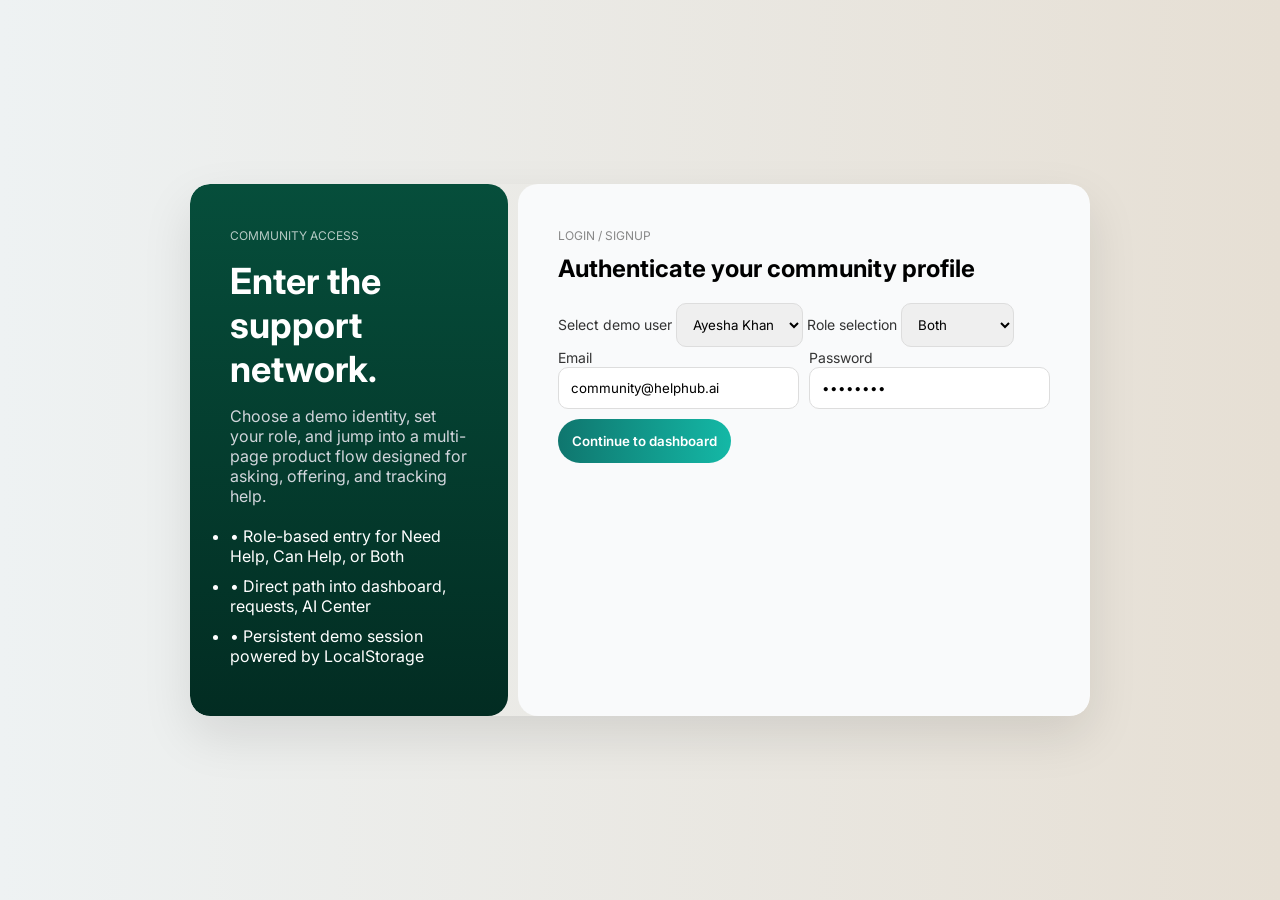
<file: auth/auth.html>
<!DOCTYPE html>
<html lang="en">
<head>
<meta charset="UTF-8">
<meta name="viewport" content="width=device-width, initial-scale=1.0">
<title>Auth - Helplytics</title>

<link rel="stylesheet" href="auth.css">
<link href="https://fonts.googleapis.com/css2?family=Inter:wght@300;400;600;700&display=swap" rel="stylesheet">
</head>

<body>

    <form id="loginForm">
<div class="container">

  <!-- LEFT PANEL -->
  <div class="left">
    <span class="tag">COMMUNITY ACCESS</span>

    <h1>Enter the support network.</h1>

    <p>
      Choose a demo identity, set your role, and jump into a multi-page
      product flow designed for asking, offering, and tracking help.
    </p>

    <ul>
      <li>• Role-based entry for Need Help, Can Help, or Both</li>
      <li>• Direct path into dashboard, requests, AI Center</li>
      <li>• Persistent demo session powered by LocalStorage</li>
    </ul>
  </div>

  <!-- RIGHT PANEL -->
  <div class="right">

    <span class="small">LOGIN / SIGNUP</span>
    <h2>Authenticate your community profile</h2>

    <form id="loginForm">

      <label>Select demo user</label>
      <select id="user">
        <option>Ayesha Khan</option>
        <option>Ali Raza</option>
      </select>

      <label>Role selection</label>
      <select id="role">
        <option>Both</option>
        <option>Need Help</option>
        <option>Can Help</option>
      </select>

      <div class="row">
        <div>
          <label>Email</label>
          <input type="email" id="email" value="community@helphub.ai">
        </div>

        <div>
          <label>Password</label>
          <input type="password" id="password" value="12345678">
        </div>
      </div>

      <button type="submit">Continue to dashboard</button>

    </form>

  </div>

</div>
</form>

<script src="auth.js"></script>
</body>
</html>
</file>
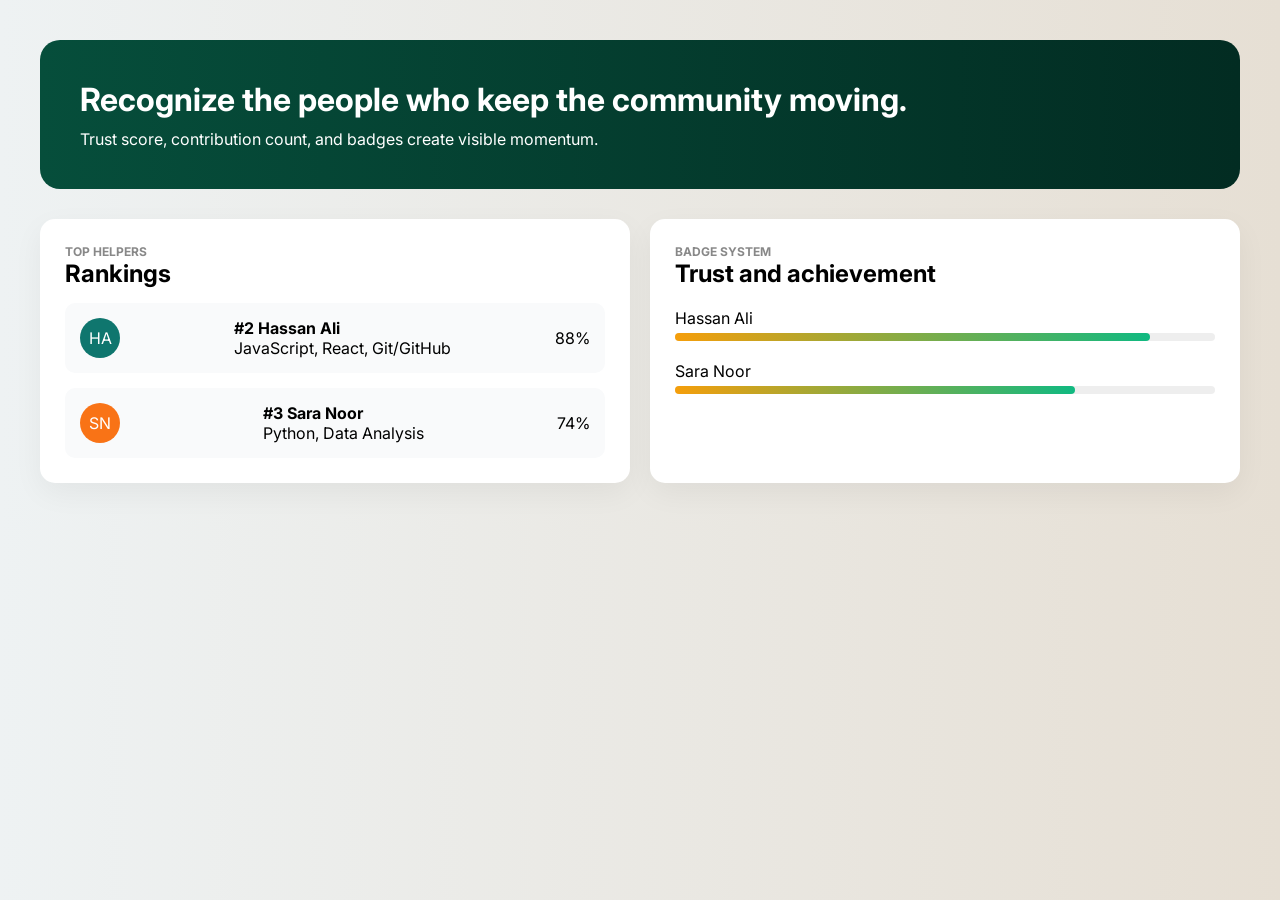
<file: auth/leader/leaderboard.html>
<!DOCTYPE html>
<html lang="en">
<head>
<meta charset="UTF-8">
<meta name="viewport" content="width=device-width, initial-scale=1.0">
<title>Leaderboard</title>

<link rel="stylesheet" href="leaderboard.css">
<link href="https://fonts.googleapis.com/css2?family=Inter:wght@300;400;600;700&display=swap" rel="stylesheet">
</head>

<body>

<!-- HERO -->
<section class="hero">
  <h1>Recognize the people who keep the community moving.</h1>
  <p>Trust score, contribution count, and badges create visible momentum.</p>
</section>

<!-- MAIN -->
<div class="container">

  <!-- LEFT: RANKINGS -->
  <div class="card">
    <h3 class="small">TOP HELPERS</h3>
    <h2>Rankings</h2>

    <div class="user-card">
      <div class="avatar">HA</div>
      <div>
        <h4>#2 Hassan Ali</h4>
        <p>JavaScript, React, Git/GitHub</p>
      </div>
      <span>88%</span>
    </div>

    <div class="user-card">
      <div class="avatar orange">SN</div>
      <div>
        <h4>#3 Sara Noor</h4>
        <p>Python, Data Analysis</p>
      </div>
      <span>74%</span>
    </div>

  </div>

  <!-- RIGHT: TRUST -->
  <div class="card">
    <h3 class="small">BADGE SYSTEM</h3>
    <h2>Trust and achievement</h2>

    <div class="progress-box">
      <p>Hassan Ali</p>
      <div class="bar">
        <div class="fill" style="width: 88%"></div>
      </div>
    </div>

    <div class="progress-box">
      <p>Sara Noor</p>
      <div class="bar">
        <div class="fill" style="width: 74%"></div>
      </div>
    </div>

  </div>

</div>

<script src="leaderboard.js"></script>
</body>
</html>
</file>
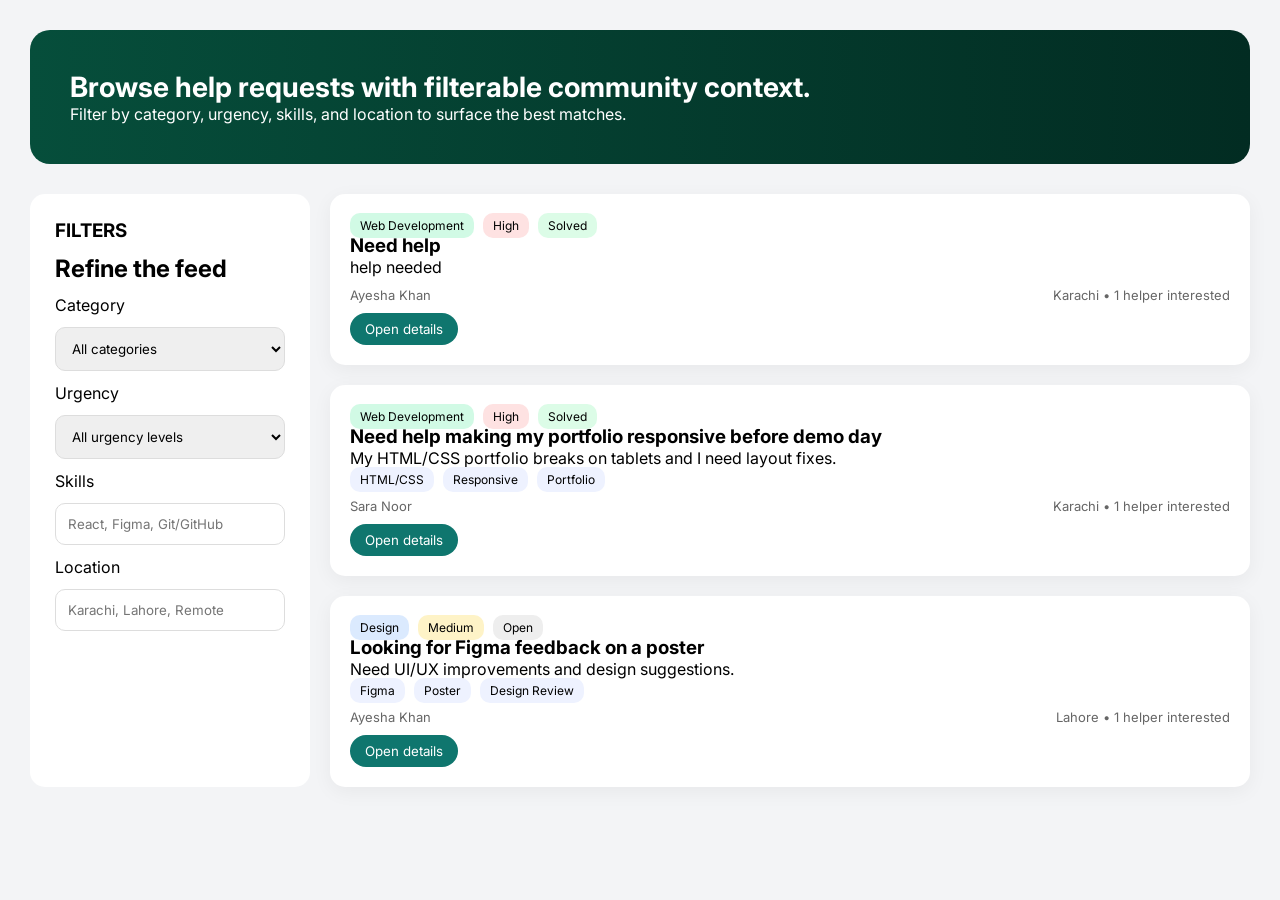
<file: auth/leader/explore/explore.html>
<!DOCTYPE html>
<html lang="en">
<head>
<meta charset="UTF-8">
<meta name="viewport" content="width=device-width, initial-scale=1.0">
<title>Explore</title>

<link rel="stylesheet" href="explore.css">
<link href="https://fonts.googleapis.com/css2?family=Inter:wght@400;600;700&display=swap" rel="stylesheet">
</head>

<body>

<!-- HERO -->
<section class="hero">
  <h1>Browse help requests with filterable community context.</h1>
  <p>Filter by category, urgency, skills, and location to surface the best matches.</p>
</section>

<!-- MAIN -->
<div class="container">

  <!-- FILTERS -->
  <div class="filters">
    <h3>FILTERS</h3>
    <h2>Refine the feed</h2>

    <label>Category</label>
    <select>
      <option>All categories</option>
    </select>

    <label>Urgency</label>
    <select>
      <option>All urgency levels</option>
    </select>

    <label>Skills</label>
    <input type="text" placeholder="React, Figma, Git/GitHub">

    <label>Location</label>
    <input type="text" placeholder="Karachi, Lahore, Remote">
  </div>

  <!-- FEED -->
  <div class="feed">

    <!-- CARD -->
    <div class="card">
      <div class="tags">
        <span class="green">Web Development</span>
        <span class="red">High</span>
        <span class="light">Solved</span>
      </div>

      <h3>Need help</h3>
      <p>help needed</p>

      <div class="meta">
        <span>Ayesha Khan</span>
        <span>Karachi • 1 helper interested</span>
      </div>

      <button>Open details</button>
    </div>

    <!-- CARD -->
    <div class="card">
      <div class="tags">
        <span class="green">Web Development</span>
        <span class="red">High</span>
        <span class="light">Solved</span>
      </div>

      <h3>Need help making my portfolio responsive before demo day</h3>
      <p>My HTML/CSS portfolio breaks on tablets and I need layout fixes.</p>

      <div class="chips">
        <span>HTML/CSS</span>
        <span>Responsive</span>
        <span>Portfolio</span>
      </div>

      <div class="meta">
        <span>Sara Noor</span>
        <span>Karachi • 1 helper interested</span>
      </div>

      <button>Open details</button>
    </div>

    <!-- CARD -->
    <div class="card">
      <div class="tags">
        <span class="blue">Design</span>
        <span class="yellow">Medium</span>
        <span class="gray">Open</span>
      </div>

      <h3>Looking for Figma feedback on a poster</h3>
      <p>Need UI/UX improvements and design suggestions.</p>

      <div class="chips">
        <span>Figma</span>
        <span>Poster</span>
        <span>Design Review</span>
      </div>

      <div class="meta">
        <span>Ayesha Khan</span>
        <span>Lahore • 1 helper interested</span>
      </div>

      <button>Open details</button>
    </div>

  </div>

</div>

<script src="explore.js"></script>
</body>
</html>
</file>
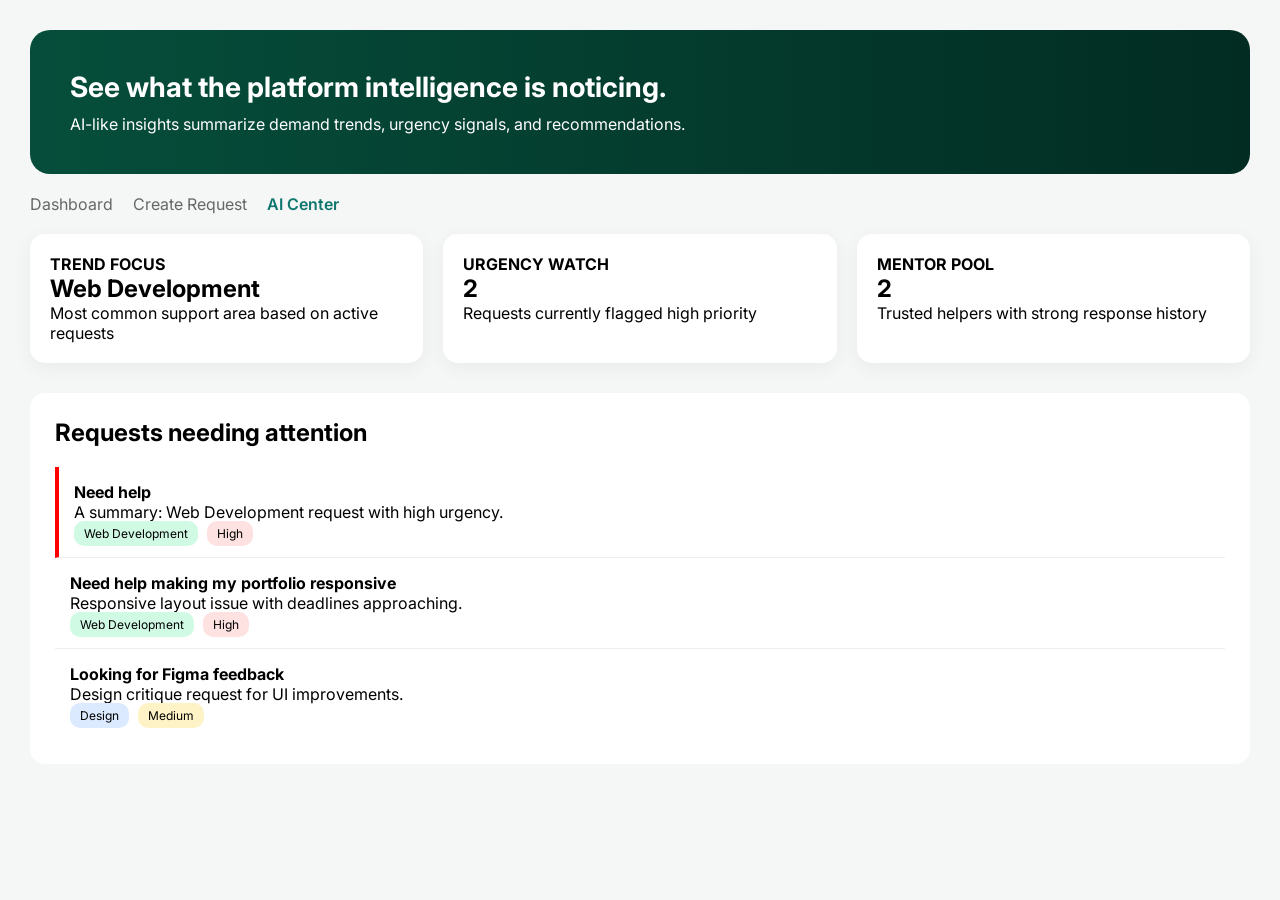
<file: auth/leader/explore/ai-center/ai.html>
<!DOCTYPE html>
<html lang="en">
<head>
<meta charset="UTF-8">
<meta name="viewport" content="width=device-width, initial-scale=1.0">
<title>AI Center</title>

<link rel="stylesheet" href="ai.css">
<link href="https://fonts.googleapis.com/css2?family=Inter:wght@400;600;700&display=swap" rel="stylesheet">
</head>

<body>

<!-- HERO -->
<section class="hero">
  <h1>See what the platform intelligence is noticing.</h1>
  <p>AI-like insights summarize demand trends, urgency signals, and recommendations.</p>
</section>

<!-- NAV MINI -->
<div class="mini-nav">
  <span>Dashboard</span>
  <span>Create Request</span>
  <span class="active">AI Center</span>
</div>

<!-- STATS -->
<div class="stats">

  <div class="card">
    <h4>TREND FOCUS</h4>
    <h2>Web Development</h2>
    <p>Most common support area based on active requests</p>
  </div>

  <div class="card">
    <h4>URGENCY WATCH</h4>
    <h2>2</h2>
    <p>Requests currently flagged high priority</p>
  </div>

  <div class="card">
    <h4>MENTOR POOL</h4>
    <h2>2</h2>
    <p>Trusted helpers with strong response history</p>
  </div>

</div>

<!-- REQUESTS -->
<div class="requests">

  <h2>Requests needing attention</h2>

  <div class="req">
    <h4>Need help</h4>
    <p>A summary: Web Development request with high urgency.</p>
    <div class="tags">
      <span class="green">Web Development</span>
      <span class="red">High</span>
    </div>
  </div>

  <div class="req">
    <h4>Need help making my portfolio responsive</h4>
    <p>Responsive layout issue with deadlines approaching.</p>
    <div class="tags">
      <span class="green">Web Development</span>
      <span class="red">High</span>
    </div>
  </div>

  <div class="req">
    <h4>Looking for Figma feedback</h4>
    <p>Design critique request for UI improvements.</p>
    <div class="tags">
      <span class="blue">Design</span>
      <span class="yellow">Medium</span>
    </div>
  </div>

</div>

<script src="ai.js"></script>
</body>
</html>
</file>
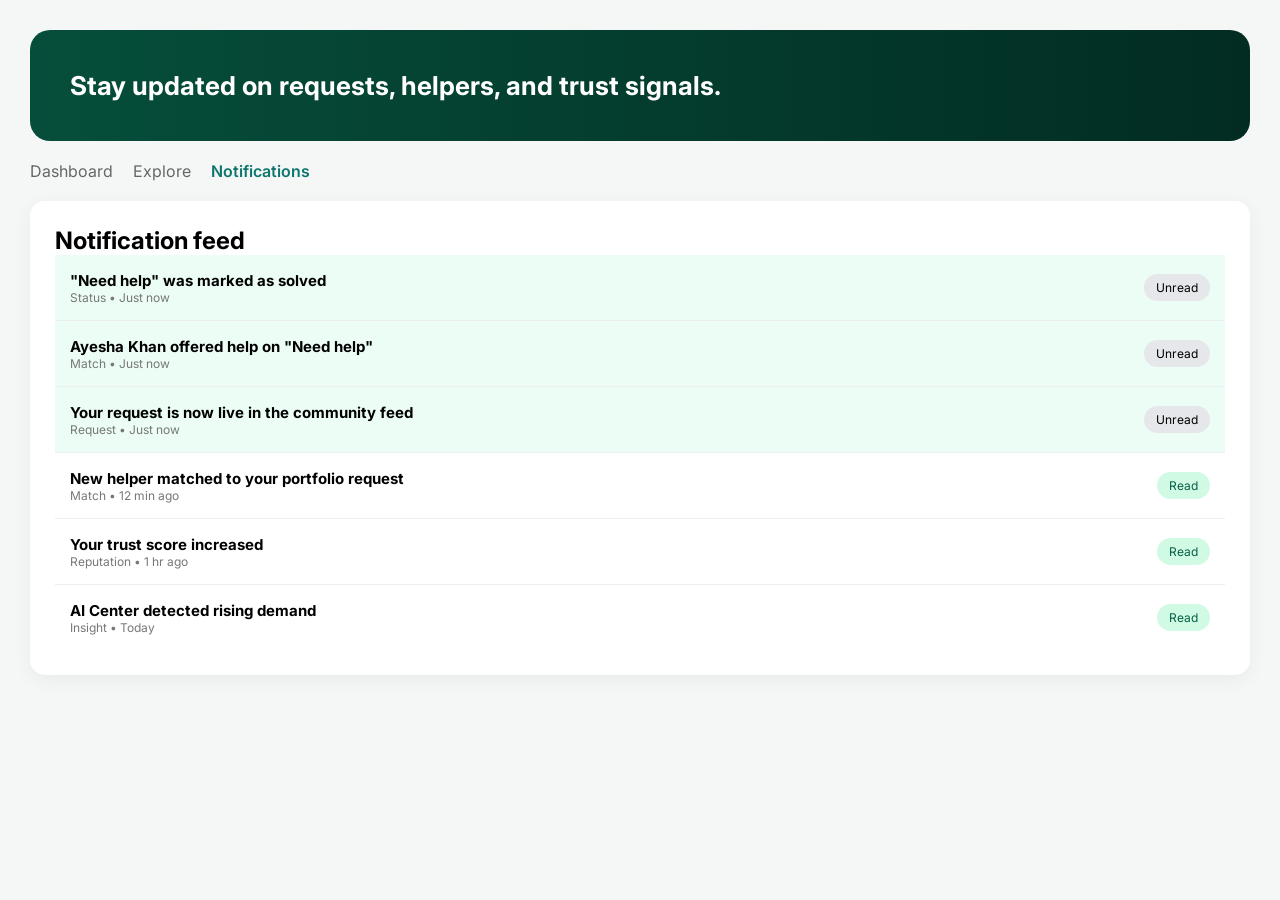
<file: auth/leader/explore/ai-center/Messages/message.html>
<!DOCTYPE html>
<html lang="en">
<head>
<meta charset="UTF-8">
<meta name="viewport" content="width=device-width, initial-scale=1.0">
<title>Notifications</title>

<link rel="stylesheet" href="message.css">
<link href="https://fonts.googleapis.com/css2?family=Inter:wght@400;600;700&display=swap" rel="stylesheet">
</head>

<body>

<!-- HERO -->
<section class="hero">
  <h1>Stay updated on requests, helpers, and trust signals.</h1>
</section>

<!-- NAV -->
<div class="mini-nav">
  <span>Dashboard</span>
  <span>Explore</span>
  <span class="active">Notifications</span>
</div>

<!-- MAIN -->
<div class="container">

  <h2>Notification feed</h2>

  <!-- ITEM -->
  <div class="item unread">
    <div>
      <strong>"Need help" was marked as solved</strong>
      <p>Status • Just now</p>
    </div>
    <span class="badge">Unread</span>
  </div>

  <div class="item unread">
    <div>
      <strong>Ayesha Khan offered help on "Need help"</strong>
      <p>Match • Just now</p>
    </div>
    <span class="badge">Unread</span>
  </div>

  <div class="item unread">
    <div>
      <strong>Your request is now live in the community feed</strong>
      <p>Request • Just now</p>
    </div>
    <span class="badge">Unread</span>
  </div>

  <div class="item">
    <div>
      <strong>New helper matched to your portfolio request</strong>
      <p>Match • 12 min ago</p>
    </div>
    <span class="badge read">Read</span>
  </div>

  <div class="item">
    <div>
      <strong>Your trust score increased</strong>
      <p>Reputation • 1 hr ago</p>
    </div>
    <span class="badge read">Read</span>
  </div>

  <div class="item">
    <div>
      <strong>AI Center detected rising demand</strong>
      <p>Insight • Today</p>
    </div>
    <span class="badge read">Read</span>
  </div>

</div>

<script src="message.js"></script>
</body>
</html>
</file>
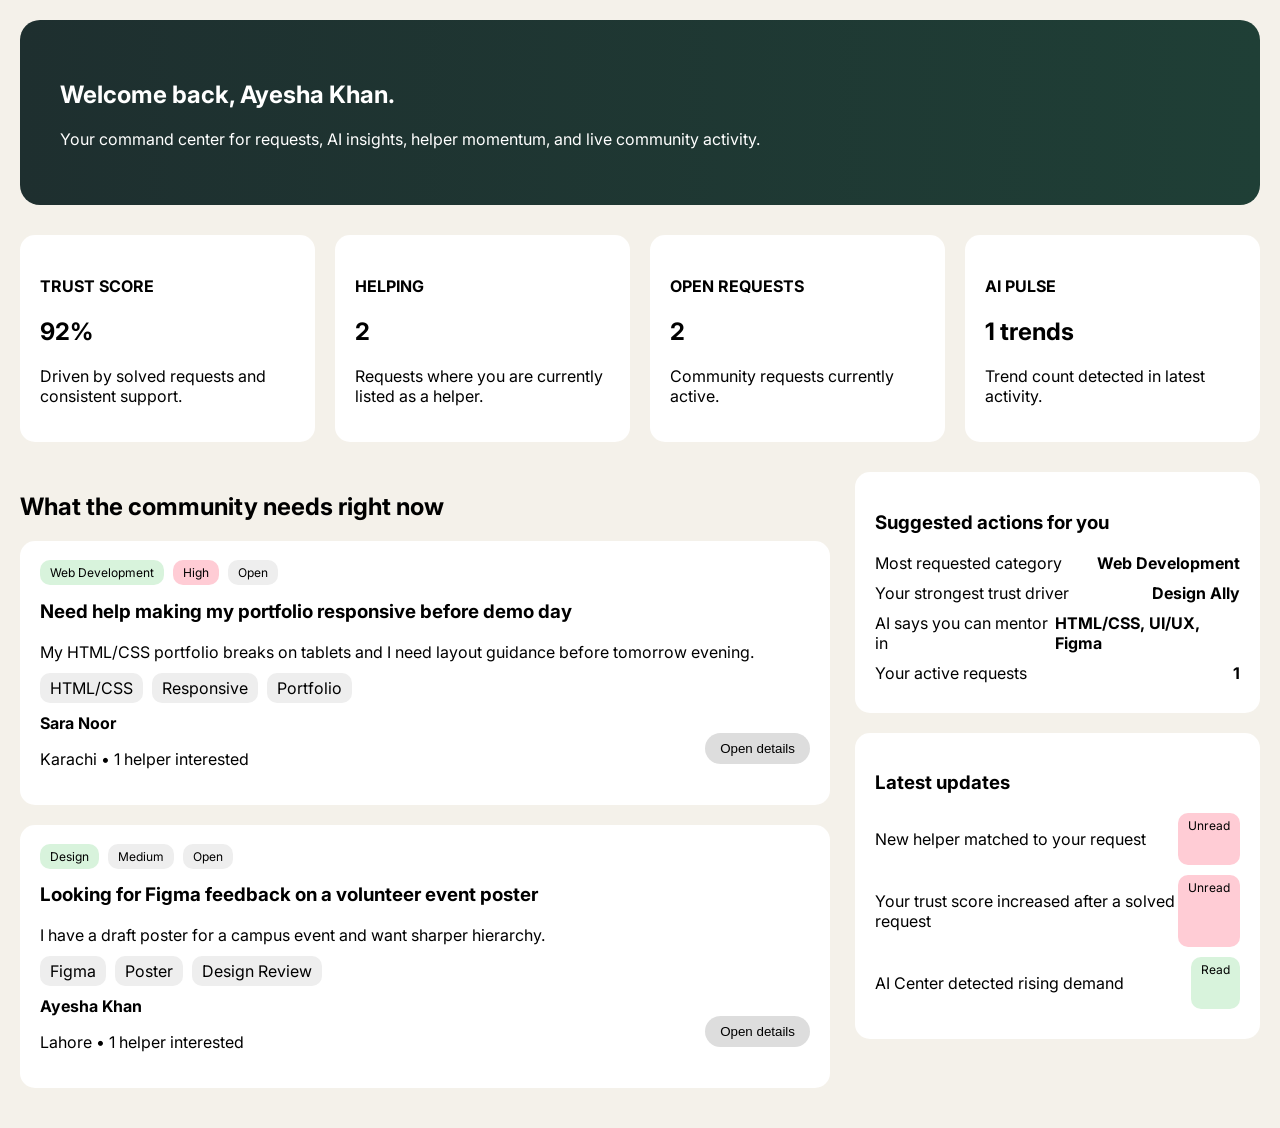
<file: auth/leader/explore/ai-center/Messages/dashboard/dashboard.html>
<!DOCTYPE html>
<html lang="en">
<head>
<meta charset="UTF-8">
<meta name="viewport" content="width=device-width, initial-scale=1.0">
<title>Dashboard</title>
<link rel="stylesheet" href="dashboard.css">
<link href="https://fonts.googleapis.com/css2?family=Inter:wght@300;400;600;700&display=swap" rel="stylesheet">
</head>

<body>

<!-- HERO -->
<section class="hero">
  <h1>Welcome back, Ayesha Khan.</h1>
  <p>Your command center for requests, AI insights, helper momentum, and live community activity.</p>
</section>

<!-- STATS -->
<section class="stats">

  <div class="card">
    <h4>TRUST SCORE</h4>
    <h2>92%</h2>
    <p>Driven by solved requests and consistent support.</p>
  </div>

  <div class="card">
    <h4>HELPING</h4>
    <h2>2</h2>
    <p>Requests where you are currently listed as a helper.</p>
  </div>

  <div class="card">
    <h4>OPEN REQUESTS</h4>
    <h2>2</h2>
    <p>Community requests currently active.</p>
  </div>

  <div class="card">
    <h4>AI PULSE</h4>
    <h2>1 trends</h2>
    <p>Trend count detected in latest activity.</p>
  </div>

</section>

<!-- MAIN GRID -->
<section class="main">

  <!-- LEFT SIDE -->
  <div class="left">

    <h2>What the community needs right now</h2>

    <!-- CARD 1 -->
    <div class="req-card">
      <div class="tags">
        <span class="green">Web Development</span>
        <span class="red">High</span>
        <span class="gray">Open</span>
      </div>

      <h3>Need help making my portfolio responsive before demo day</h3>

      <p>My HTML/CSS portfolio breaks on tablets and I need layout guidance before tomorrow evening.</p>

      <div class="skills">
        <span>HTML/CSS</span>
        <span>Responsive</span>
        <span>Portfolio</span>
      </div>

      <div class="bottom">
        <div>
          <strong>Sara Noor</strong>
          <p>Karachi • 1 helper interested</p>
        </div>

        <button>Open details</button>
      </div>
    </div>

    <!-- CARD 2 -->
    <div class="req-card">
      <div class="tags">
        <span class="green">Design</span>
        <span class="gray">Medium</span>
        <span class="gray">Open</span>
      </div>

      <h3>Looking for Figma feedback on a volunteer event poster</h3>
      <p>I have a draft poster for a campus event and want sharper hierarchy.</p>

      <div class="skills">
        <span>Figma</span>
        <span>Poster</span>
        <span>Design Review</span>
      </div>

      <div class="bottom">
        <div>
          <strong>Ayesha Khan</strong>
          <p>Lahore • 1 helper interested</p>
        </div>

        <button>Open details</button>
      </div>
    </div>

  </div>

  <!-- RIGHT SIDE -->
  <div class="right">

    <!-- AI INSIGHTS -->
    <div class="panel">
      <h3>Suggested actions for you</h3>

      <div class="row">
        <span>Most requested category</span>
        <b>Web Development</b>
      </div>

      <div class="row">
        <span>Your strongest trust driver</span>
        <b>Design Ally</b>
      </div>

      <div class="row">
        <span>AI says you can mentor in</span>
        <b>HTML/CSS, UI/UX, Figma</b>
      </div>

      <div class="row">
        <span>Your active requests</span>
        <b>1</b>
      </div>
    </div>

    <!-- NOTIFICATIONS -->
    <div class="panel">
      <h3>Latest updates</h3>

      <div class="notify">
        <p>New helper matched to your request</p>
        <span class="badge red">Unread</span>
      </div>

      <div class="notify">
        <p>Your trust score increased after a solved request</p>
        <span class="badge red">Unread</span>
      </div>

      <div class="notify">
        <p>AI Center detected rising demand</p>
        <span class="badge green">Read</span>
      </div>

    </div>

  </div>

</section>

</body>
</html>
</file>
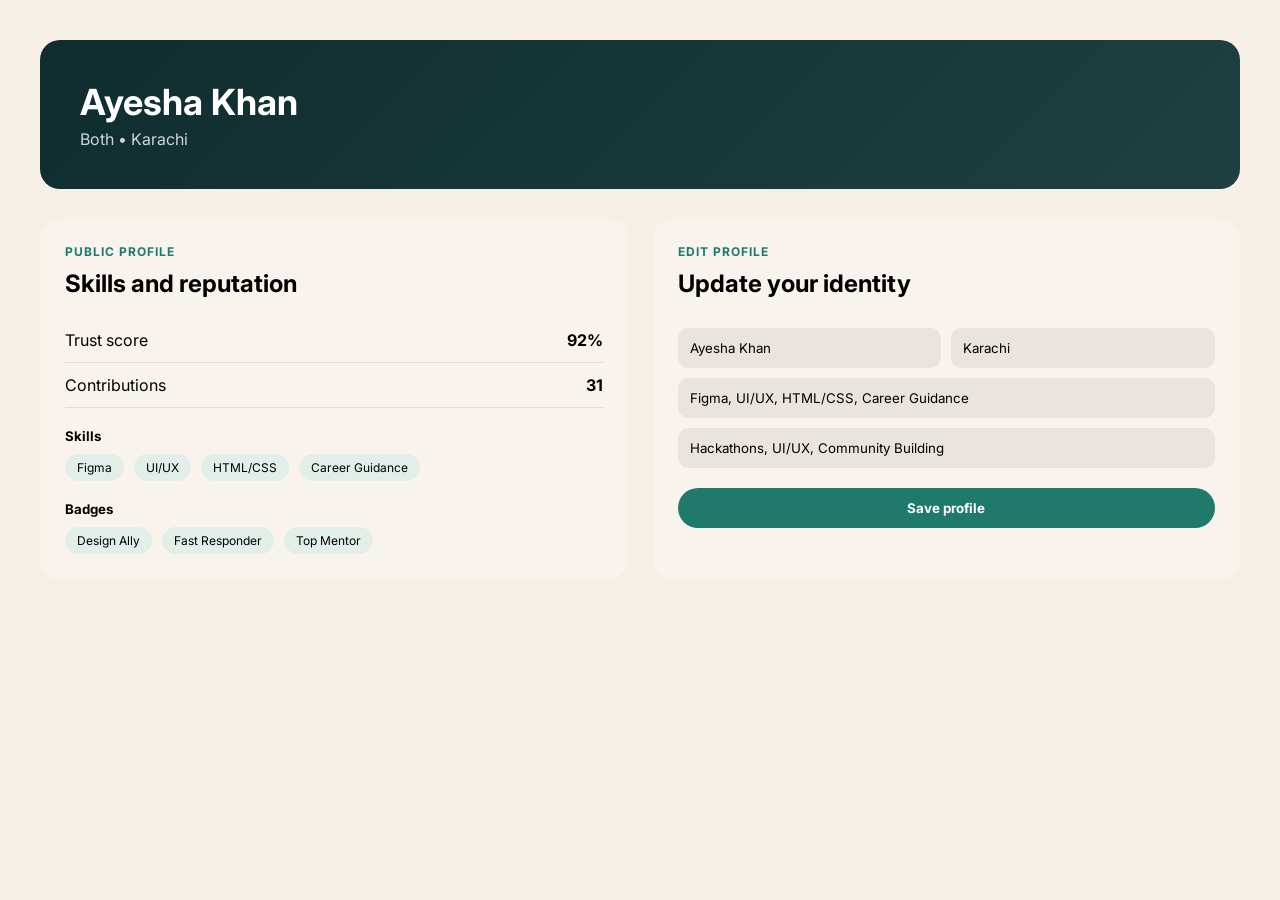
<file: auth/leader/explore/ai-center/Messages/dashboard/profile/profile.html>
<!DOCTYPE html>
<html lang="en">
<head>
<meta charset="UTF-8">
<meta name="viewport" content="width=device-width, initial-scale=1.0">
<title>Profile</title>

<link rel="stylesheet" href="profile.css">
<link href="https://fonts.googleapis.com/css2?family=Inter:wght@300;400;600;700&display=swap" rel="stylesheet">
</head>

<body>

<!-- TOP HEADER -->
<section class="header">
  <h1>Ayesha Khan</h1>
  <p>Both • Karachi</p>
</section>

<!-- MAIN -->
<section class="profile-container">

  <!-- LEFT SIDE -->
  <div class="profile-card">

    <h4>PUBLIC PROFILE</h4>
    <h2>Skills and reputation</h2>

    <div class="row">
      <span>Trust score</span>
      <strong>92%</strong>
    </div>

    <div class="row">
      <span>Contributions</span>
      <strong>31</strong>
    </div>

    <h5>Skills</h5>
    <div class="tags">
      <span>Figma</span>
      <span>UI/UX</span>
      <span>HTML/CSS</span>
      <span>Career Guidance</span>
    </div>

    <h5>Badges</h5>
    <div class="tags">
      <span>Design Ally</span>
      <span>Fast Responder</span>
      <span>Top Mentor</span>
    </div>

  </div>

  <!-- RIGHT SIDE -->
  <div class="edit-card">

    <h4>EDIT PROFILE</h4>
    <h2>Update your identity</h2>

    <div class="input-row">
      <input type="text" value="Ayesha Khan">
      <input type="text" value="Karachi">
    </div>

    <input type="text" value="Figma, UI/UX, HTML/CSS, Career Guidance">
    <input type="text" value="Hackathons, UI/UX, Community Building">

    <button>Save profile</button>

  </div>

</section>

</body>
</html>
</file>
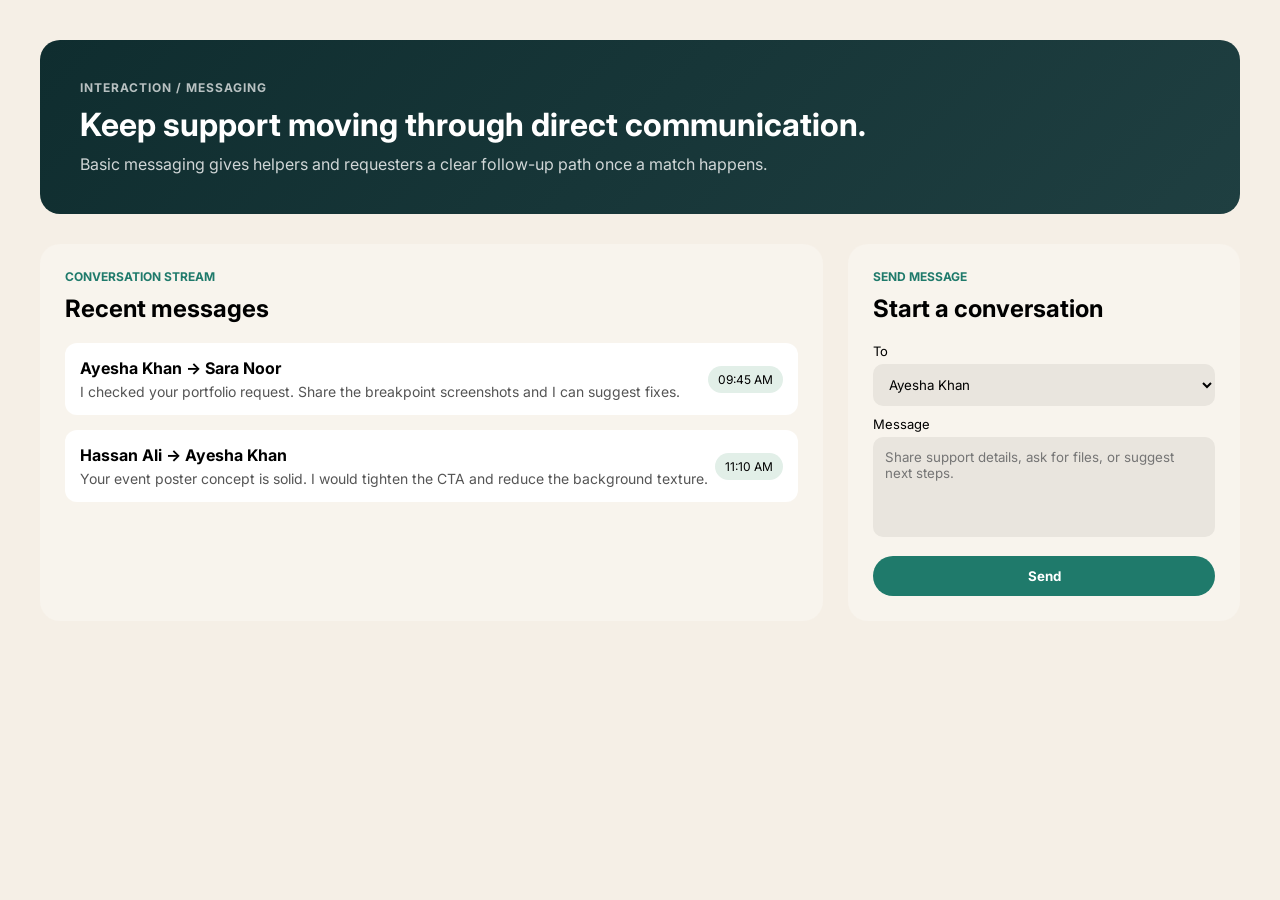
<file: auth/leader/explore/ai-center/Messages/dashboard/profile/notification/noti.html>
<!DOCTYPE html>
<html lang="en">
<head>
<meta charset="UTF-8">
<meta name="viewport" content="width=device-width, initial-scale=1.0">
<title>Messages</title>

<link rel="stylesheet" href="noti.css">
<link href="https://fonts.googleapis.com/css2?family=Inter:wght@300;400;600;700&display=swap" rel="stylesheet">
</head>

<body>

<!-- HEADER -->
<section class="header">
  <h4>INTERACTION / MESSAGING</h4>
  <h1>Keep support moving through direct communication.</h1>
  <p>Basic messaging gives helpers and requesters a clear follow-up path once a match happens.</p>
</section>

<!-- MAIN -->
<section class="container">

  <!-- LEFT SIDE -->
  <div class="messages-card">
    <h5>CONVERSATION STREAM</h5>
    <h2>Recent messages</h2>

    <!-- Message 1 -->
    <div class="message">
      <div>
        <strong>Ayesha Khan → Sara Noor</strong>
        <p>I checked your portfolio request. Share the breakpoint screenshots and I can suggest fixes.</p>
      </div>
      <span>09:45 AM</span>
    </div>

    <!-- Message 2 -->
    <div class="message">
      <div>
        <strong>Hassan Ali → Ayesha Khan</strong>
        <p>Your event poster concept is solid. I would tighten the CTA and reduce the background texture.</p>
      </div>
      <span>11:10 AM</span>
    </div>

  </div>

  <!-- RIGHT SIDE -->
  <div class="send-card">
    <h5>SEND MESSAGE</h5>
    <h2>Start a conversation</h2>

    <label>To</label>
    <select>
      <option>Ayesha Khan</option>
      <option>Sara Noor</option>
      <option>Hassan Ali</option>
    </select>

    <label>Message</label>
    <textarea placeholder="Share support details, ask for files, or suggest next steps."></textarea>

    <button>Send</button>
  </div>

</section>

</body>
</html>
</file>
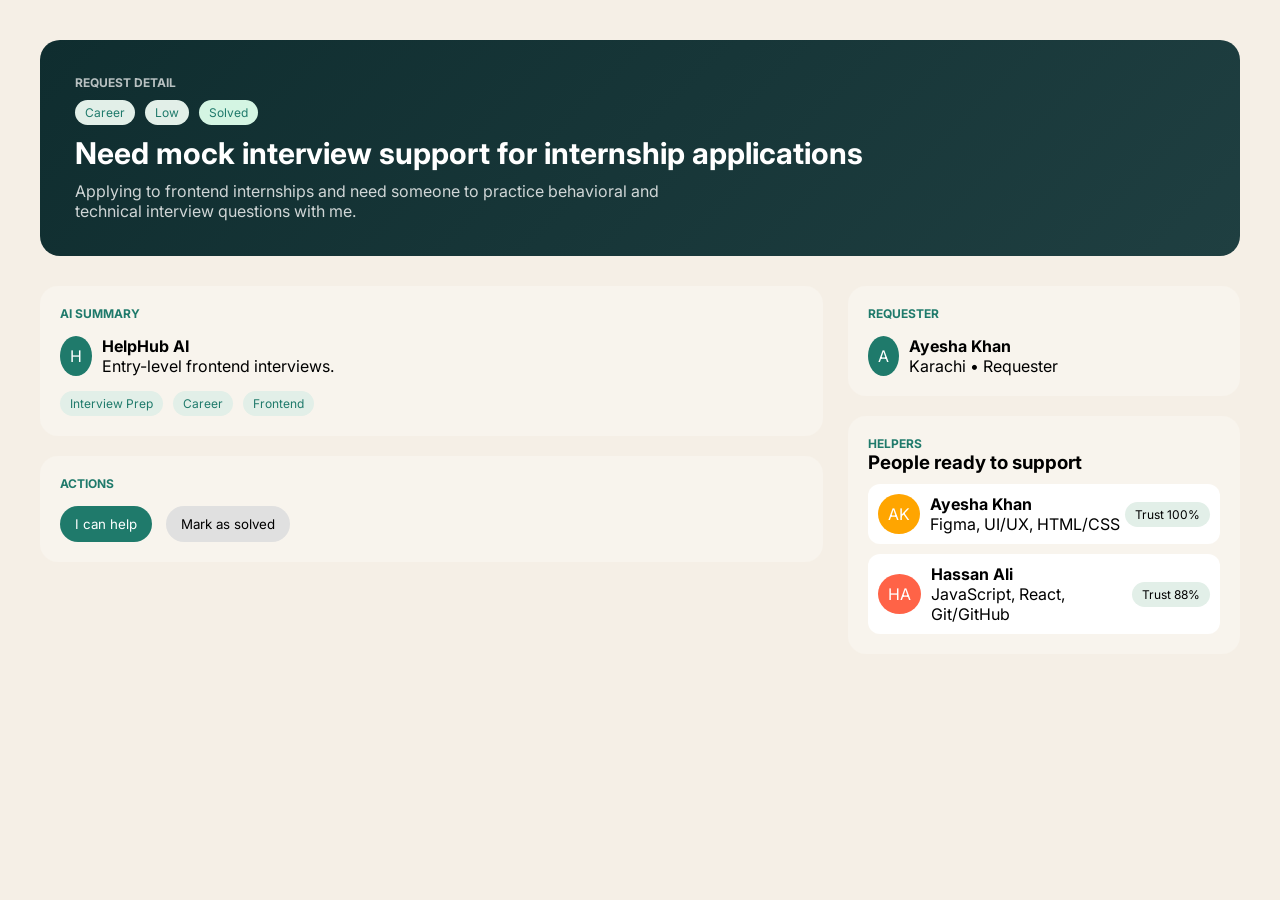
<file: auth/leader/explore/ai-center/Messages/dashboard/profile/notification/request/re.html>
<!DOCTYPE html>
<html lang="en">
<head>
<meta charset="UTF-8">
<meta name="viewport" content="width=device-width, initial-scale=1.0">
<title>Request Detail</title>

<link rel="stylesheet" href="re.css">
<link href="https://fonts.googleapis.com/css2?family=Inter:wght@300;400;600;700&display=swap" rel="stylesheet">
</head>

<body>

<!-- HEADER -->
<section class="header">
  <h5>REQUEST DETAIL</h5>

  <div class="tags">
    <span>Career</span>
    <span>Low</span>
    <span class="green">Solved</span>
  </div>

  <h1>Need mock interview support for internship applications</h1>

  <p>
    Applying to frontend internships and need someone to practice behavioral
    and technical interview questions with me.
  </p>
</section>

<!-- MAIN -->
<section class="container">

  <!-- LEFT -->
  <div class="left">

    <div class="card">
      <h5>AI SUMMARY</h5>

      <div class="ai-box">
        <div class="icon">H</div>
        <div>
          <strong>HelpHub AI</strong>
          <p>Entry-level frontend interviews.</p>
        </div>
      </div>

      <div class="tags small">
        <span>Interview Prep</span>
        <span>Career</span>
        <span>Frontend</span>
      </div>
    </div>

    <div class="card">
      <h5>ACTIONS</h5>

      <div class="buttons">
        <button class="primary">I can help</button>
        <button class="secondary">Mark as solved</button>
      </div>
    </div>

  </div>

  <!-- RIGHT -->
  <div class="right">

    <div class="card">
      <h5>REQUESTER</h5>

      <div class="user">
        <div class="avatar">A</div>
        <div>
          <strong>Ayesha Khan</strong>
          <p>Karachi • Requester</p>
        </div>
      </div>
    </div>

    <div class="card">
      <h5>HELPERS</h5>
      <h3>People ready to support</h3>

      <div class="helper">
        <div class="avatar orange">AK</div>
        <div class="info">
          <strong>Ayesha Khan</strong>
          <p>Figma, UI/UX, HTML/CSS</p>
        </div>
        <span class="trust">Trust 100%</span>
      </div>

      <div class="helper">
        <div class="avatar red">HA</div>
        <div class="info">
          <strong>Hassan Ali</strong>
          <p>JavaScript, React, Git/GitHub</p>
        </div>
        <span class="trust">Trust 88%</span>
      </div>

    </div>

  </div>

</section>

</body>
</html>
</file>
<file: auth/auth.css>
*{
margin:0;
padding:0;
box-sizing:border-box;
font-family:Inter;
}

body{
background:linear-gradient(90deg,#eef2f3,#e6dfd4);
height:100vh;
display:flex;
align-items:center;
justify-content:center;
}

/* MAIN */
.container{
display:flex;
width:900px;
border-radius:20px;
overflow:hidden;
box-shadow:0 20px 50px rgba(0,0,0,0.1);
}

/* LEFT */
.left{
flex:1;
padding:40px;
background:linear-gradient(180deg,#064e3b,#022c22);
color:white;
border-radius:20px;
}

.tag{
font-size:12px;
opacity:0.7;
}

.left h1{
font-size:36px;
margin:15px 0;
}

.left p{
color:#d1d5db;
margin-bottom:20px;
}

.left li{
margin-bottom:10px;
}

/* RIGHT */
.right{
flex:1;
background:#f9fafb;
padding:40px;
border-radius:20px;
margin-left:10px;
}

.small{
font-size:12px;
color:#888;
}

.right h2{
margin:10px 0 20px;
}

/* FORM */
form{
display:flex;
flex-direction:column;
gap:10px;
}

label{
font-size:14px;
color:#333;
}

input,select{
padding:12px;
border-radius:10px;
border:1px solid #ddd;
}

.row{
display:flex;
gap:10px;
}

button{
margin-top:10px;
padding:14px;
border:none;
border-radius:25px;
background:linear-gradient(90deg,#0f766e,#14b8a6);
color:white;
font-weight:600;
cursor:pointer;
}

/* MOBILE */
@media(max-width:800px){
.container{
flex-direction:column;
width:95%;
}
.row{
flex-direction:column;
}
}
</file>
<file: auth/leader/leaderboard.css>
*{
margin:0;
padding:0;
box-sizing:border-box;
font-family:Inter;
}

body{
background:linear-gradient(90deg,#eef2f3,#e6dfd4);
padding:40px;
}

/* HERO */
.hero{
background:linear-gradient(90deg,#064e3b,#022c22);
color:white;
padding:40px;
border-radius:20px;
margin-bottom:30px;
}

.hero h1{
font-size:32px;
margin-bottom:10px;
}

/* LAYOUT */
.container{
display:flex;
gap:20px;
}

.card{
flex:1;
background:#fff;
padding:25px;
border-radius:15px;
box-shadow:0 10px 30px rgba(0,0,0,0.05);
}

.small{
font-size:12px;
color:#888;
}

/* USER CARD */
.user-card{
display:flex;
align-items:center;
justify-content:space-between;
margin-top:15px;
background:#f9fafb;
padding:15px;
border-radius:10px;
}

.avatar{
width:40px;
height:40px;
background:#0f766e;
color:white;
display:flex;
align-items:center;
justify-content:center;
border-radius:50%;
margin-right:10px;
}

.orange{
background:#f97316;
}

/* PROGRESS */
.progress-box{
margin-top:20px;
}

.bar{
width:100%;
height:8px;
background:#eee;
border-radius:10px;
margin-top:5px;
}

.fill{
height:100%;
background:linear-gradient(90deg,#f59e0b,#10b981);
border-radius:10px;
}
</file>
<file: auth/leader/explore/explore.css>
*{
margin:0;
padding:0;
box-sizing:border-box;
font-family:Inter;
}

body{
background:#f3f4f6;
padding:30px;
}

/* HERO */
.hero{
background:linear-gradient(90deg,#064e3b,#022c22);
color:white;
padding:40px;
border-radius:20px;
margin-bottom:30px;
}

.hero h1{
font-size:28px;
}

/* LAYOUT */
.container{
display:flex;
gap:20px;
}

/* FILTERS */
.filters{
width:280px;
background:#fff;
padding:25px;
border-radius:15px;
display:flex;
flex-direction:column;
gap:12px;
}

.filters input,
.filters select{
padding:12px;
border-radius:10px;
border:1px solid #ddd;
}

/* FEED */
.feed{
flex:1;
display:flex;
flex-direction:column;
gap:20px;
}

/* CARD */
.card{
background:#fff;
padding:20px;
border-radius:15px;
box-shadow:0 5px 20px rgba(0,0,0,0.05);
}

.tags span{
padding:5px 10px;
border-radius:10px;
font-size:12px;
margin-right:5px;
}

.green{background:#d1fae5}
.red{background:#fee2e2}
.blue{background:#dbeafe}
.yellow{background:#fef3c7}
.gray{background:#eee}
.light{background:#dcfce7}

/* CHIPS */
.chips span{
background:#eef2ff;
padding:5px 10px;
border-radius:10px;
font-size:12px;
margin-right:5px;
}

/* META */
.meta{
display:flex;
justify-content:space-between;
margin-top:10px;
color:#666;
font-size:13px;
}

/* BUTTON */
button{
margin-top:10px;
padding:8px 15px;
border:none;
border-radius:20px;
background:#0f766e;
color:white;
cursor:pointer;
}
</file>
<file: auth/leader/explore/ai-center/ai.css>
*{
margin:0;
padding:0;
box-sizing:border-box;
font-family:Inter;
}

body{
background:#f5f7f6;
padding:30px;
}

/* HERO */
.hero{
background:linear-gradient(90deg,#064e3b,#022c22);
color:white;
padding:40px;
border-radius:20px;
margin-bottom:20px;
}

.hero h1{
font-size:28px;
margin-bottom:10px;
}

/* MINI NAV */
.mini-nav{
display:flex;
gap:20px;
margin:20px 0;
color:#666;
}

.mini-nav .active{
color:#0f766e;
font-weight:600;
}

/* STATS */
.stats{
display:flex;
gap:20px;
margin-bottom:30px;
}

.card{
background:white;
padding:20px;
border-radius:15px;
flex:1;
box-shadow:0 5px 20px rgba(0,0,0,0.05);
}

/* REQUESTS */
.requests{
background:white;
padding:25px;
border-radius:15px;
}

.requests h2{
margin-bottom:20px;
}

.req{
padding:15px;
border-bottom:1px solid #eee;
}

.req:last-child{
border:none;
}

.tags span{
padding:5px 10px;
border-radius:10px;
font-size:12px;
margin-right:5px;
}

.green{background:#d1fae5}
.red{background:#fee2e2}
.blue{background:#dbeafe}
.yellow{background:#fef3c7}*{
margin:0;
padding:0;
box-sizing:border-box;
font-family:Inter;
}

body{
background:#f5f7f6;
padding:30px;
}

/* HERO */
.hero{
background:linear-gradient(90deg,#064e3b,#022c22);
color:white;
padding:40px;
border-radius:20px;
margin-bottom:20px;
}

.hero h1{
font-size:28px;
margin-bottom:10px;
}

/* MINI NAV */
.mini-nav{
display:flex;
gap:20px;
margin:20px 0;
color:#666;
}

.mini-nav .active{
color:#0f766e;
font-weight:600;
}

/* STATS */
.stats{
display:flex;
gap:20px;
margin-bottom:30px;
}

.card{
background:white;
padding:20px;
border-radius:15px;
flex:1;
box-shadow:0 5px 20px rgba(0,0,0,0.05);
}

/* REQUESTS */
.requests{
background:white;
padding:25px;
border-radius:15px;
}

.requests h2{
margin-bottom:20px;
}

.req{
padding:15px;
border-bottom:1px solid #eee;
}

.req:last-child{
border:none;
}

.tags span{
padding:5px 10px;
border-radius:10px;
font-size:12px;
margin-right:5px;
}

.green{background:#d1fae5}
.red{background:#fee2e2}
.blue{background:#dbeafe}
.yellow{background:#fef3c7}
</file>
<file: auth/leader/explore/ai-center/Messages/message.css>
*{
margin:0;
padding:0;
box-sizing:border-box;
font-family:Inter;
}

body{
background:#f5f7f6;
padding:30px;
}

/* HERO */
.hero{
background:linear-gradient(90deg,#064e3b,#022c22);
color:white;
padding:40px;
border-radius:20px;
margin-bottom:20px;
}

.hero h1{
font-size:26px;
}

/* NAV */
.mini-nav{
display:flex;
gap:20px;
margin:20px 0;
color:#666;
}

.active{
color:#0f766e;
font-weight:600;
}

/* CONTAINER */
.container{
background:white;
padding:25px;
border-radius:15px;
box-shadow:0 5px 20px rgba(0,0,0,0.05);
}

/* ITEM */
.item{
display:flex;
justify-content:space-between;
align-items:center;
padding:15px;
border-bottom:1px solid #eee;
transition:0.3s;
}

.item:last-child{
border:none;
}

.item:hover{
background:#f9fafb;
}

/* UNREAD */
.unread{
background:#ecfdf5;
}

/* TEXT */
.item strong{
font-size:15px;
}

.item p{
font-size:12px;
color:#777;
}

/* BADGE */
.badge{
background:#e5e7eb;
padding:6px 12px;
border-radius:20px;
font-size:12px;
}

.badge.read{
background:#d1fae5;
color:#065f46;
}
</file>
<file: auth/leader/explore/ai-center/Messages/dashboard/dashboard.css>
body{
  font-family: 'Inter', sans-serif;
  background:#f4f1ea;
  margin:0;
  padding:20px;
}

/* HERO */
.hero{
  background: linear-gradient(90deg,#1e2f2f,#1f3f36);
  color:white;
  padding:40px;
  border-radius:20px;
}

/* STATS */
.stats{
  display:flex;
  gap:20px;
  margin:30px 0;
}

.card{
  background:white;
  padding:20px;
  border-radius:15px;
  flex:1;
}

/* MAIN GRID */
.main{
  display:flex;
  gap:25px;
}

/* LEFT */
.left{
  flex:2;
}

/* RIGHT */
.right{
  flex:1;
  display:flex;
  flex-direction:column;
  gap:20px;
}

/* REQUEST CARD */
.req-card{
  background:white;
  padding:20px;
  border-radius:15px;
  margin-bottom:20px;
}

.tags span{
  padding:5px 10px;
  border-radius:10px;
  margin-right:5px;
  font-size:12px;
}

.green{ background:#d8f3dc; }
.red{ background:#ffccd5; }
.gray{ background:#eee; }

.skills span{
  background:#eee;
  padding:5px 10px;
  border-radius:10px;
  margin-right:5px;
}

/* BOTTOM */
.bottom{
  display:flex;
  justify-content:space-between;
  align-items:center;
  margin-top:15px;
}

button{
  padding:8px 15px;
  border:none;
  border-radius:20px;
  background:#ddd;
  cursor:pointer;
}

/* RIGHT PANEL */
.panel{
  background:white;
  padding:20px;
  border-radius:15px;
}

.row{
  display:flex;
  justify-content:space-between;
  margin:10px 0;
}

/* NOTIFICATIONS */
.notify{
  display:flex;
  justify-content:space-between;
  margin:10px 0;
}

.badge{
  padding:5px 10px;
  border-radius:10px;
  font-size:12px;
}

.badge.red{
  background:#ffccd5;
}

.badge.green{
  background:#d8f3dc;
}
</file>
<file: auth/leader/explore/ai-center/Messages/dashboard/profile/profile.css>
* {
  margin: 0;
  padding: 0;
  box-sizing: border-box;
  font-family: 'Inter', sans-serif;
}

body {
  background: #f5efe6;
  padding: 40px;
}

/* HEADER */
.header {
  background: linear-gradient(135deg, #0f2d2f, #1f3f41);
  color: white;
  padding: 40px;
  border-radius: 20px;
  margin-bottom: 30px;
}

.header h1 {
  font-size: 36px;
}

.header p {
  opacity: 0.8;
  margin-top: 5px;
}

/* MAIN GRID */
.profile-container {
  display: grid;
  grid-template-columns: 1fr 1fr;
  gap: 25px;
}

/* CARDS */
.profile-card, .edit-card {
  background: #f8f4ed;
  padding: 25px;
  border-radius: 20px;
}

/* TEXT */
h2 {
  margin: 10px 0 20px;
}

h4 {
  color: #1f7a6b;
  font-size: 12px;
  letter-spacing: 1px;
}

h5 {
  margin-top: 20px;
}

/* ROW */
.row {
  display: flex;
  justify-content: space-between;
  padding: 12px 0;
  border-bottom: 1px solid #ddd;
}

/* TAGS */
.tags {
  display: flex;
  gap: 10px;
  flex-wrap: wrap;
  margin-top: 10px;
}

.tags span {
  background: #e2efe8;
  padding: 6px 12px;
  border-radius: 20px;
  font-size: 12px;
}

/* INPUTS */
.edit-card input {
  width: 100%;
  padding: 12px;
  margin-top: 10px;
  border-radius: 10px;
  border: none;
  background: #e9e5de;
}

.input-row {
  display: flex;
  gap: 10px;
}

/* BUTTON */
button {
  width: 100%;
  margin-top: 20px;
  padding: 12px;
  border: none;
  border-radius: 25px;
  background: #1f7a6b;
  color: white;
  font-weight: bold;
  cursor: pointer;
}
</file>
<file: auth/leader/explore/ai-center/Messages/dashboard/profile/notification/noti.css>
* {
  margin: 0;
  padding: 0;
  box-sizing: border-box;
  font-family: 'Inter', sans-serif;
}

body {
  background: #f5efe6;
  padding: 40px;
}

/* HEADER */
.header {
  background: linear-gradient(135deg, #0f2d2f, #1f3f41);
  color: white;
  padding: 40px;
  border-radius: 20px;
  margin-bottom: 30px;
}

.header h4 {
  font-size: 12px;
  opacity: 0.7;
  letter-spacing: 1px;
}

.header h1 {
  margin: 10px 0;
  font-size: 32px;
}

.header p {
  opacity: 0.8;
}

/* GRID */
.container {
  display: grid;
  grid-template-columns: 2fr 1fr;
  gap: 25px;
}

/* LEFT CARD */
.messages-card {
  background: #f8f4ed;
  padding: 25px;
  border-radius: 20px;
}

.messages-card h5 {
  color: #1f7a6b;
  font-size: 12px;
}

.messages-card h2 {
  margin: 10px 0 20px;
}

/* MESSAGE BOX */
.message {
  background: #ffffff;
  padding: 15px;
  border-radius: 12px;
  margin-bottom: 15px;
  display: flex;
  justify-content: space-between;
  align-items: center;
}

.message p {
  font-size: 14px;
  color: #555;
  margin-top: 5px;
}

.message span {
  background: #e2efe8;
  padding: 6px 10px;
  border-radius: 15px;
  font-size: 12px;
}

/* RIGHT CARD */
.send-card {
  background: #f8f4ed;
  padding: 25px;
  border-radius: 20px;
}

.send-card h5 {
  color: #1f7a6b;
  font-size: 12px;
}

.send-card h2 {
  margin: 10px 0 20px;
}

/* FORM */
.send-card label {
  font-size: 13px;
  display: block;
  margin-top: 10px;
}

select, textarea {
  width: 100%;
  padding: 12px;
  margin-top: 5px;
  border-radius: 10px;
  border: none;
  background: #e9e5de;
}

textarea {
  height: 100px;
  resize: none;
}

/* BUTTON */
button {
  width: 100%;
  margin-top: 15px;
  padding: 12px;
  border-radius: 25px;
  border: none;
  background: #1f7a6b;
  color: white;
  font-weight: bold;
  cursor: pointer;
}
</file>
<file: auth/leader/explore/ai-center/Messages/dashboard/profile/notification/request/re.css>
* {
  margin: 0;
  padding: 0;
  box-sizing: border-box;
  font-family: 'Inter', sans-serif;
}

body {
  background: #f5efe6;
  padding: 40px;
}

/* HEADER */
.header {
  background: linear-gradient(135deg, #0f2d2f, #1f3f41);
  color: white;
  padding: 35px;
  border-radius: 20px;
  margin-bottom: 30px;
}

.header h5 {
  font-size: 12px;
  opacity: 0.7;
}

.header h1 {
  margin: 10px 0;
  font-size: 30px;
}

.header p {
  opacity: 0.8;
  max-width: 600px;
}

/* TAGS */
.tags {
  display: flex;
  gap: 10px;
  margin-top: 10px;
}

.tags span {
  background: #e2efe8;
  color: #1f7a6b;
  padding: 5px 10px;
  border-radius: 20px;
  font-size: 12px;
}

.tags .green {
  background: #d4f5e3;
}

.tags.small {
  margin-top: 15px;
}

/* GRID */
.container {
  display: grid;
  grid-template-columns: 2fr 1fr;
  gap: 25px;
}

/* CARD */
.card {
  background: #f8f4ed;
  padding: 20px;
  border-radius: 18px;
  margin-bottom: 20px;
}

.card h5 {
  color: #1f7a6b;
  font-size: 12px;
}

/* AI BOX */
.ai-box {
  display: flex;
  gap: 10px;
  margin-top: 15px;
}

.icon {
  background: #1f7a6b;
  color: white;
  padding: 10px;
  border-radius: 50%;
}

/* BUTTONS */
.buttons {
  margin-top: 15px;
}

button {
  padding: 10px 15px;
  border-radius: 20px;
  border: none;
  cursor: pointer;
  margin-right: 10px;
}

.primary {
  background: #1f7a6b;
  color: white;
}

.secondary {
  background: #e0e0e0;
}

/* USER */
.user {
  display: flex;
  gap: 10px;
  margin-top: 15px;
}

.avatar {
  background: #1f7a6b;
  color: white;
  padding: 10px;
  border-radius: 50%;
}

.avatar.orange {
  background: orange;
}

.avatar.red {
  background: tomato;
}

/* HELPERS */
.helper {
  display: flex;
  align-items: center;
  justify-content: space-between;
  background: #fff;
  padding: 10px;
  border-radius: 12px;
  margin-top: 10px;
}

.helper .info {
  flex: 1;
  margin-left: 10px;
}

.trust {
  background: #e2efe8;
  padding: 5px 10px;
  border-radius: 15px;
  font-size: 12px;
}
</file>
